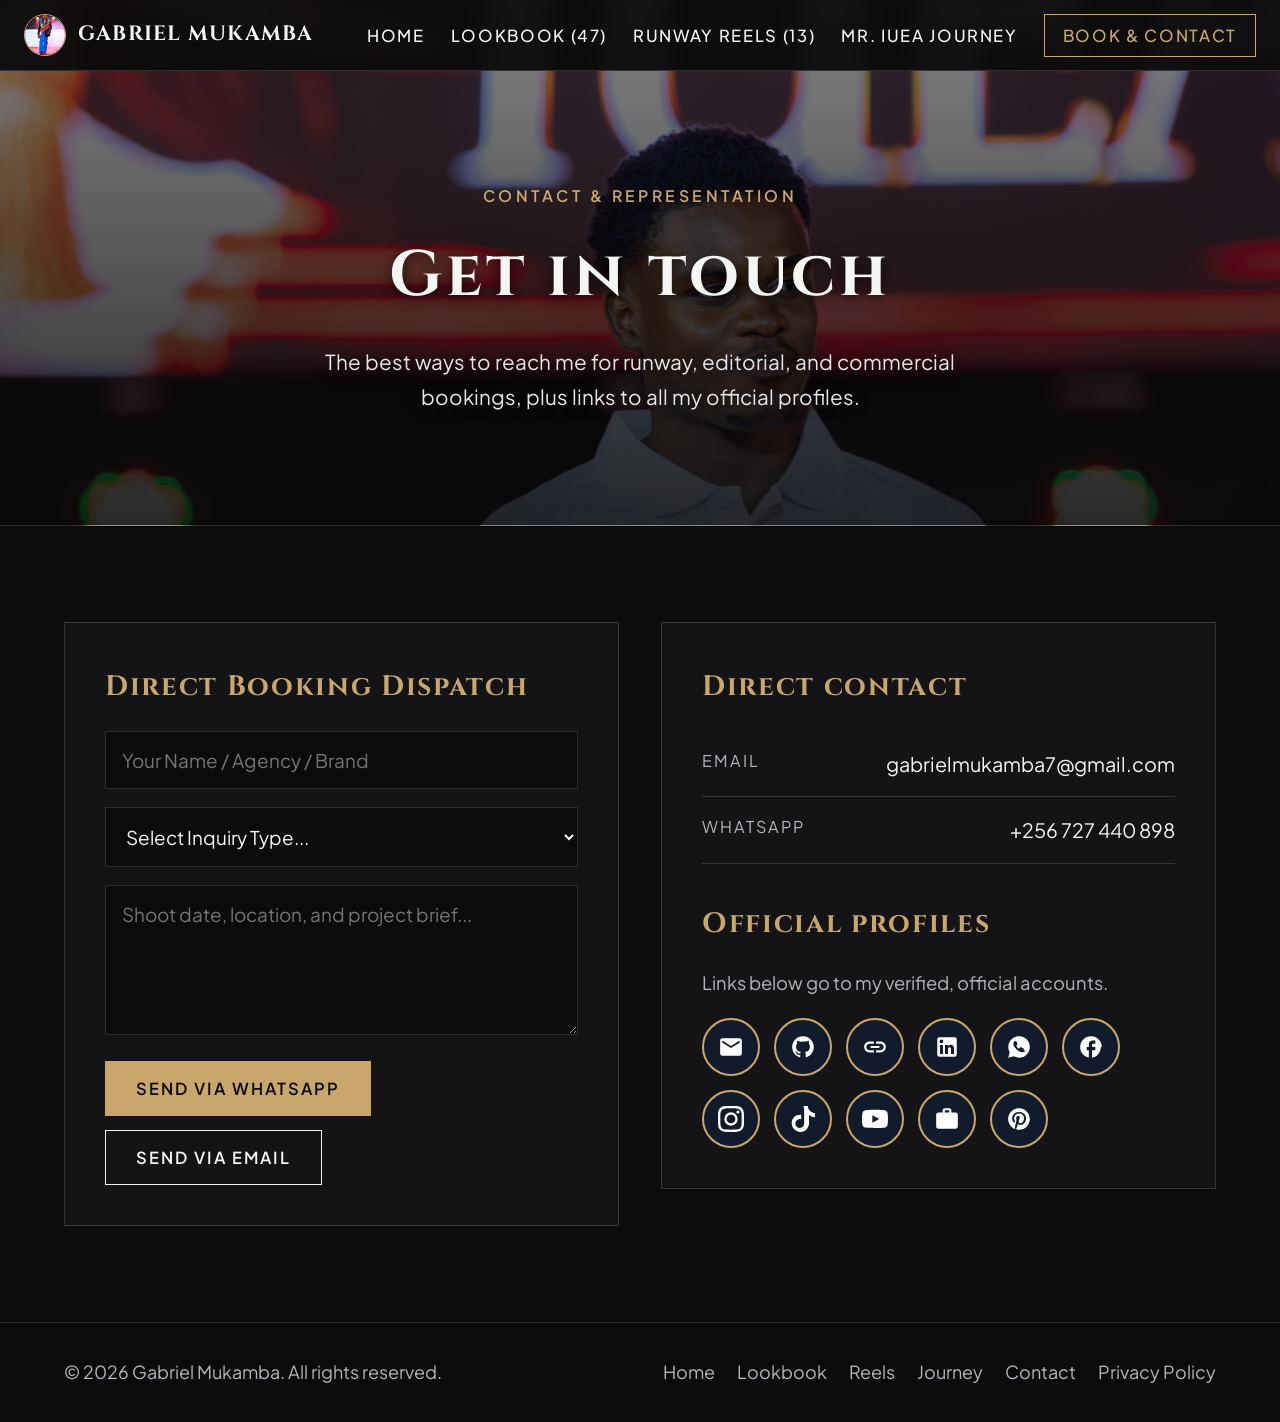
<file: contact.html>
<!DOCTYPE html>
<html lang="en">
<head>
  <meta charset="UTF-8">
  <meta name="viewport" content="width=device-width, initial-scale=1.0">
  <title>Contact | Gabriel Mukamba</title>
  <meta name="description" content="Book Gabriel Mukamba for runway, editorial and commercial work. Contact details and official profiles.">
  <link rel="icon" type="image/png" href="images/logo.png">
  <meta property="og:type" content="website">
  <meta property="og:site_name" content="Gabriel Mukamba">
  <meta property="og:title" content="Contact | Gabriel Mukamba">
  <meta property="og:description" content="Book Gabriel Mukamba for runway, editorial and commercial work. Contact details and official profiles.">
  <meta property="og:image" content="https://gabrielmukamba.github.io/gabriel-model-portfolio/images/share.jpg">
  <meta property="og:image:width" content="1200">
  <meta property="og:image:height" content="630">
  <meta name="twitter:card" content="summary_large_image">
  <meta name="twitter:title" content="Contact | Gabriel Mukamba">
  <meta name="twitter:description" content="Book Gabriel Mukamba for runway, editorial and commercial work. Contact details and official profiles.">
  <meta name="twitter:image" content="https://gabrielmukamba.github.io/gabriel-model-portfolio/images/share.jpg">
  <link rel="stylesheet" href="style.css">
  <link rel="preconnect" href="https://fonts.googleapis.com">
  <link rel="preconnect" href="https://fonts.gstatic.com" crossorigin>
  <link href="https://fonts.googleapis.com/css2?family=Cinzel:wght@500;700&family=Plus+Jakarta+Sans:wght@300;400;500;600;700&display=swap" rel="stylesheet">
</head>
<body>
  <header class="site-header">
    <nav class="navbar">
      <a class="brand" href="index.html">
        <img src="images/logo.png" alt="GM Logo" class="brand-logo" onerror="this.style.display='none'">
        <span>GABRIEL MUKAMBA</span>
      </a>
      <button class="menu-toggle" id="menuToggle" aria-label="Toggle Menu">&#9776;</button>
      <ul class="links" id="navLinks">
        <li><a href="index.html">Home</a></li>
        <li><a href="lookbook.html">Lookbook (24)</a></li>
        <li><a href="reels.html">Runway Reels (6)</a></li>
        <li><a href="journey.html">Mr. IUEA Journey</a></li>
        <li><a href="contact.html" class="nav-cta active">Book &amp; Contact</a></li>
      </ul>
    </nav>
  </header>

  <section class="page-banner has-bg" style="background-image: linear-gradient(to bottom, rgba(11,11,12,0.5), rgba(11,11,12,0.88)), url('images/photo-06.jpg');">
    <div class="wrap">
      <span class="kicker">CONTACT &amp; REPRESENTATION</span>
      <h1>Get in touch</h1>
      <p class="lead">The best ways to reach me for runway, editorial, and commercial bookings, plus links to all my official profiles.</p>
    </div>
  </section>

  <section class="section-dark">
    <div class="wrap contact-layout">

      <form class="booking-form" id="bookingForm">
        <h2>Direct Booking Dispatch</h2>
        <input type="text" id="clientName" placeholder="Your Name / Agency / Brand" required>
        <select id="bookingType" required>
          <option value="" disabled selected>Select Inquiry Type...</option>
          <option>Runway Show</option>
          <option>Editorial Shoot</option>
          <option>Commercial / Brand Campaign</option>
          <option>Event Hosting / MC</option>
          <option>Other</option>
        </select>
        <textarea id="bookingDetails" placeholder="Shoot date, location, and project brief..." required></textarea>
        <div class="form-btns">
          <button type="submit" class="btn btn-gold">Send via WhatsApp</button>
          <button type="button" class="btn btn-outline" id="emailBtn">Send via Email</button>
        </div>
      </form>

      <div class="official-links-box">
        <h2>Direct contact</h2>
        <div class="contact-methods">
          <div class="row"><span class="label">Email</span><span class="value"><a href="mailto:gabrielmukamba7@gmail.com">gabrielmukamba7@gmail.com</a></span></div>
          <div class="row"><span class="label">WhatsApp</span><span class="value"><a href="https://wa.me/256727440898" target="_blank" rel="noopener">+256 727 440 898</a></span></div>
        </div>

        <h2>Official profiles</h2>
        <p class="profile-note">Links below go to my verified, official accounts.</p>
        <div class="social-container">
          <a href="mailto:gabrielmukamba7@gmail.com" title="Email" aria-label="Email"><svg viewBox="0 0 24 24" aria-hidden="true"><path d="M20 4H4c-1.1 0-1.99.9-1.99 2L2 18c0 1.1.9 2 2 2h16c1.1 0 2-.9 2-2V6c0-1.1-.9-2-2-2zm0 4l-8 5-8-5V6l8 5 8-5v2z"/></svg></a>
          <a href="https://github.com/gabrielmukamba" target="_blank" rel="noopener" title="GitHub" aria-label="GitHub"><svg viewBox="0 0 24 24" aria-hidden="true"><path d="M12 2C6.477 2 2 6.477 2 12c0 4.42 2.865 8.166 6.839 9.489.5.092.682-.217.682-.482 0-.237-.008-.866-.013-1.7-2.782.603-3.369-1.34-3.369-1.34-.454-1.156-1.11-1.464-1.11-1.464-.908-.62.069-.608.069-.608 1.003.07 1.531 1.03 1.531 1.03.892 1.529 2.341 1.087 2.91.831.092-.646.35-1.086.636-1.336-2.22-.253-4.555-1.113-4.555-4.943 0-1.091.39-1.984 1.029-2.683-.103-.253-.446-1.27.098-2.647 0 0 .84-.269 2.75 1.025A9.564 9.564 0 0112 6.844c.85.004 1.705.115 2.504.337 1.909-1.294 2.747-1.025 2.747-1.025.546 1.377.203 2.394.1 2.647.64.699 1.028 1.592 1.028 2.683 0 3.842-2.339 4.687-4.566 4.935.359.309.678.919.678 1.852 0 1.336-.012 2.415-.012 2.743 0 .267.18.579.688.481C19.138 20.161 22 16.416 22 12c0-5.523-4.477-10-10-10z"/></svg></a>
          <a href="https://sites.google.com/view/gabrielmukambagm/home" target="_blank" rel="noopener" title="Portfolio" aria-label="Portfolio"><svg viewBox="0 0 24 24" aria-hidden="true"><path d="M3.9 12c0-1.71 1.39-3.1 3.1-3.1h4V7H7c-2.76 0-5 2.24-5 5s2.24 5 5 5h4v-1.9H7c-1.71 0-3.1-1.39-3.1-3.1zM8 13h8v-2H8v2zm9-6h-4v1.9h4c1.71 0 3.1 1.39 3.1 3.1s-1.39 3.1-3.1 3.1h-4V17h4c2.76 0 5-2.24 5-5s-2.24-5-5-5z"/></svg></a>
          <a href="https://www.linkedin.com/in/gabriel-mukamba-80368241a" target="_blank" rel="noopener" title="LinkedIn" aria-label="LinkedIn"><svg viewBox="0 0 24 24" aria-hidden="true"><path d="M19 3a2 2 0 0 1 2 2v14a2 2 0 0 1-2 2H5a2 2 0 0 1-2-2V5a2 2 0 0 1 2-2h14m-.5 15.5v-5.3a3.26 3.26 0 0 0-3.26-3.26c-.85 0-1.84.52-2.32 1.3v-1.11h-2.79v8.37h2.79v-4.93c0-.77.62-1.4 1.39-1.4a1.4 1.4 0 0 1 1.4 1.4v4.93h2.79M6.88 8.56a1.68 1.68 0 0 0 1.68-1.68c0-.93-.75-1.69-1.68-1.69a1.69 1.69 0 0 0-1.69 1.69c0 .93.76 1.68 1.69 1.68m1.39 9.94v-8.37H5.5v8.37h2.77z"/></svg></a>
          <a href="https://wa.me/256727440898" target="_blank" rel="noopener" title="WhatsApp" aria-label="WhatsApp"><svg viewBox="0 0 24 24" aria-hidden="true"><path d="M12.04 2c-5.46 0-9.91 4.45-9.91 9.91 0 1.75.46 3.45 1.32 4.95L2.05 22l5.25-1.38c1.45.79 3.08 1.21 4.74 1.21 5.46 0 9.91-4.45 9.91-9.91 0-2.65-1.03-5.14-2.9-7.01A9.816 9.816 0 0012.04 2zm5.79 13.56c-.24.68-1.43 1.27-1.96 1.35-.49.07-1.12.13-3.27-.76-2.75-1.13-4.52-3.93-4.66-4.12-.14-.19-1.14-1.52-1.14-2.9 0-1.38.72-2.05.98-2.33.26-.27.56-.34.75-.34.19 0 .38 0 .54.01.17.01.39-.06.61.47.23.56.79 1.93.86 2.07.07.14.12.3.02.49-.1.19-.15.31-.3.49-.15.17-.32.39-.46.53-.16.15-.33.32-.14.65.19.32.85 1.39 1.82 2.26.11.1.2.15.3.15.11 0 .21-.05.28-.12.35-.41.79-.93 1.09-1.24.23-.23.49-.19.75-.09.26.1 1.67.79 1.96.93.29.14.49.21.56.33.07.12.07.7-.17 1.38z"/></svg></a>
          <a href="https://www.facebook.com/profile.php?id=61573141967189" target="_blank" rel="noopener" title="Facebook" aria-label="Facebook"><svg viewBox="0 0 24 24" aria-hidden="true"><path d="M22 12c0-5.52-4.48-10-10-10S2 6.48 2 12c0 4.84 3.44 8.87 8 9.8V15H8v-3h2V9.5C10 7.57 11.57 6 13.5 6H16v3h-2c-.55 0-1 .45-1 1v2h3v3h-3v6.95c4.56-.93 8-4.96 8-9.75z"/></svg></a>
          <a href="https://www.instagram.com/mukambagabriel" target="_blank" rel="noopener" title="Instagram" aria-label="Instagram"><svg viewBox="0 0 24 24" aria-hidden="true"><path d="M12 2.163c3.204 0 3.584.012 4.85.07 3.252.148 4.771 1.691 4.919 4.919.058 1.265.069 1.645.069 4.849 0 3.205-.012 3.584-.069 4.849-.149 3.225-1.664 4.771-4.919 4.919-1.266.058-1.644.07-4.85.07-3.204 0-3.584-.012-4.849-.07-3.26-.149-4.771-1.699-4.919-4.92-.058-1.265-.07-1.644-.07-4.849 0-3.204.013-3.583.07-4.849.149-3.227 1.664-4.771 4.919-4.919 1.266-.057 1.645-.069 4.849-.069zM12 0C8.741 0 8.333.014 7.053.072 2.695.272.273 2.69.073 7.051.014 8.333 0 8.741 0 12c0 3.259.014 3.668.072 4.948.2 4.358 2.618 6.78 6.98 6.98 1.281.058 1.689.072 4.948.072 3.259 0 3.668-.014 4.948-.072 4.354-.2 6.782-2.618 6.979-6.98.059-1.28.073-1.689.073-4.948 0-3.259-.014-3.667-.072-4.947-.196-4.354-2.617-6.78-6.979-6.98C15.668.014 15.259 0 12 0zm0 5.838a6.162 6.162 0 1 0 0 12.324 6.162 6.162 0 0 0 0-12.324zM12 16a4 4 0 1 1 0-8 4 4 0 0 1 0 8zm6.406-11.845a1.44 1.44 0 1 0 0 2.881 1.44 1.44 0 0 0 0-2.881z"/></svg></a>
          <a href="https://www.tiktok.com/@gabrielmukamba3" target="_blank" rel="noopener" title="TikTok" aria-label="TikTok"><svg viewBox="0 0 24 24" aria-hidden="true"><path d="M12.525.02c1.31-.02 2.61-.01 3.91-.02.08 1.53.63 3.05 1.62 4.2 1.22 1.4 3 2.2 4.9 2.4v3.9c-1.78-.12-3.48-.77-4.88-1.9-.15-.12-.29-.26-.42-.4-.06.14-.09.3-.09.46v7.1c0 4.29-3.08 8.13-7.39 8.24-4.87.13-8.87-3.84-8.62-8.68.21-4.04 3.66-7.31 7.71-7.27.35 0 .69.03 1.03.09v3.9c-.33-.1-.69-.14-1.04-.13-2.39.04-4.38 2.07-4.29 4.46.09 2.25 1.99 4.04 4.25 3.93 2.19-.1 3.86-1.97 3.86-4.17v-13.2h-.05z"/></svg></a>
          <a href="https://www.youtube.com/@Gabrielmukamba3" target="_blank" rel="noopener" title="YouTube" aria-label="YouTube"><svg viewBox="0 0 24 24" aria-hidden="true"><path d="M23.498 6.163a3.003 3.003 0 0 0-2.11-2.11C19.517 3.545 12 3.545 12 3.545s-7.516 0-9.387.507a3.003 3.003 0 0 0-2.11 2.11C0 8.033 0 12 0 12s0 3.967.503 5.837a3.003 3.003 0 0 0 2.11 2.11c1.871.507 9.387.507 9.387.507s7.517 0 9.387-.507a3.003 3.003 0 0 0 2.11-2.11C24 15.967 24 12 24 12s0-3.967-.502-5.837zM9.545 15.568V8.432L15.818 12l-6.273 3.568z"/></svg></a>
          <a href="https://www.upwork.com/freelancers/~0152dc1335b1a22940" target="_blank" rel="noopener" title="Upwork" aria-label="Upwork"><svg viewBox="0 0 24 24" aria-hidden="true"><path d="M20 6h-4V4c0-1.11-.89-2-2-2h-4c-1.11 0-2 .89-2 2v2H4c-1.11 0-1.99.89-1.99 2L2 19c0 1.11.89 2 2 2h16c1.11 0 2-.89 2-2V8c0-1.11-.89-2-2-2zm-6 0h-4V4h4v2z"/></svg></a>
          <a href="https://pin.it/5E0O0x1Uh" target="_blank" rel="noopener" title="Pinterest" aria-label="Pinterest"><svg viewBox="0 0 24 24" aria-hidden="true"><path d="M12 2C6.48 2 2 6.48 2 12c0 4.27 2.68 7.91 6.46 9.32-.09-.8-.17-2.03.04-2.91.19-.79 1.24-5.26 1.24-5.26s-.31-.63-.31-1.57c0-1.47.85-2.57 1.91-2.57.9 0 1.34.68 1.34 1.49 0 .91-.58 2.27-.88 3.53-.25 1.05.52 1.91 1.56 1.91 1.87 0 3.31-1.97 3.31-4.82 0-2.52-1.81-4.28-4.4-4.28-3 0-4.76 2.25-4.76 4.58 0 .91.35 1.88.78 2.4.09.11.1.2.07.31-.08.32-.25 1.01-.28 1.15-.04.18-.14.22-.33.13-1.24-.58-2.01-2.4-2.01-3.87 0-3.15 2.29-6.04 6.6-6.04 3.46 0 6.16 2.47 6.16 5.77 0 3.44-2.17 6.21-5.18 6.21-1.01 0-1.97-.53-2.29-1.14 0 0-.5 1.91-.62 2.38-.23.87-.84 1.96-1.25 2.62A10 10 0 0 0 12 22c5.52 0 10-4.48 10-10S17.52 2 12 2z"/></svg></a>
        </div>
      </div>

    </div>
  </section>

  <footer class="site-footer">
    <div class="wrap footer-flex">
      <span>&copy; 2026 Gabriel Mukamba. All rights reserved.</span>
      <div class="footer-links">
        <a href="index.html">Home</a>
        <a href="lookbook.html">Lookbook</a>
        <a href="reels.html">Reels</a>
        <a href="journey.html">Journey</a>
        <a href="contact.html">Contact</a>
        <a href="privacy.html">Privacy Policy</a>
      </div>
    </div>
  </footer>

  <script src="script.js"></script>
</body>
</html>
</file>
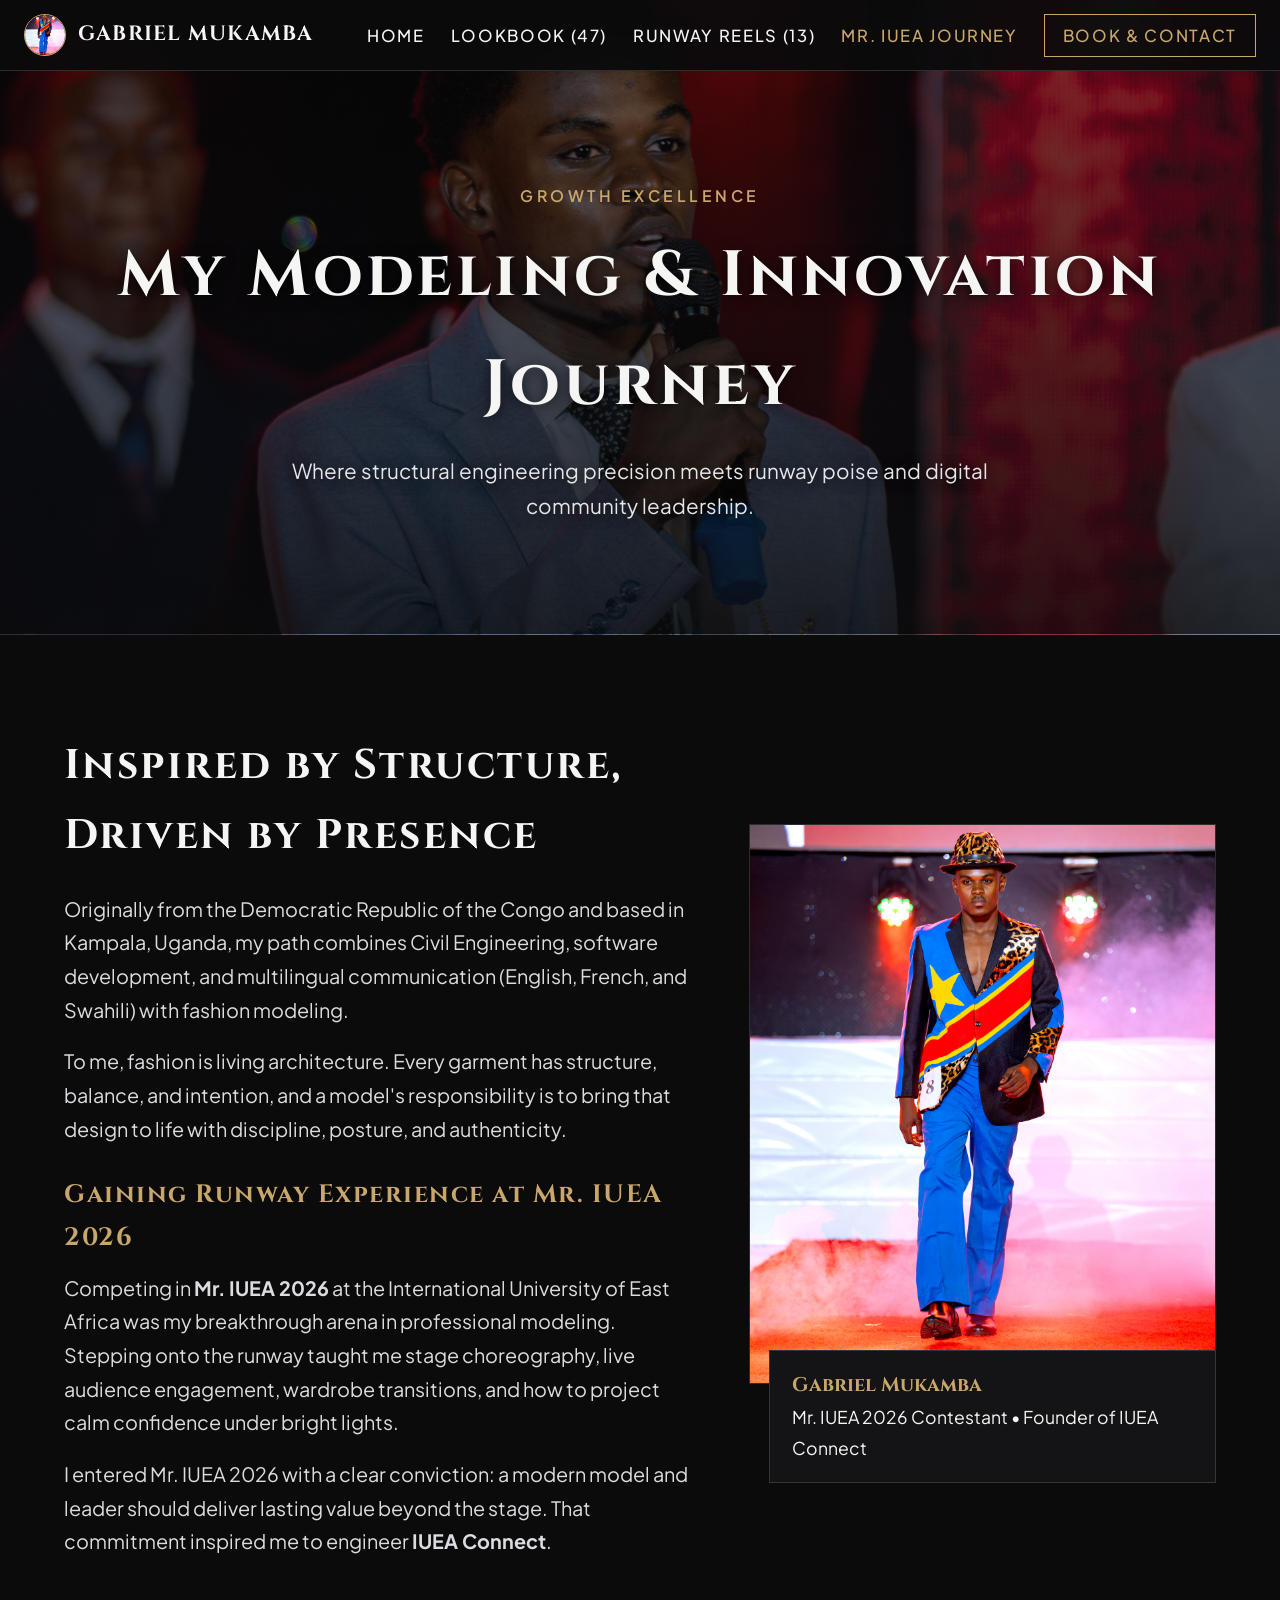
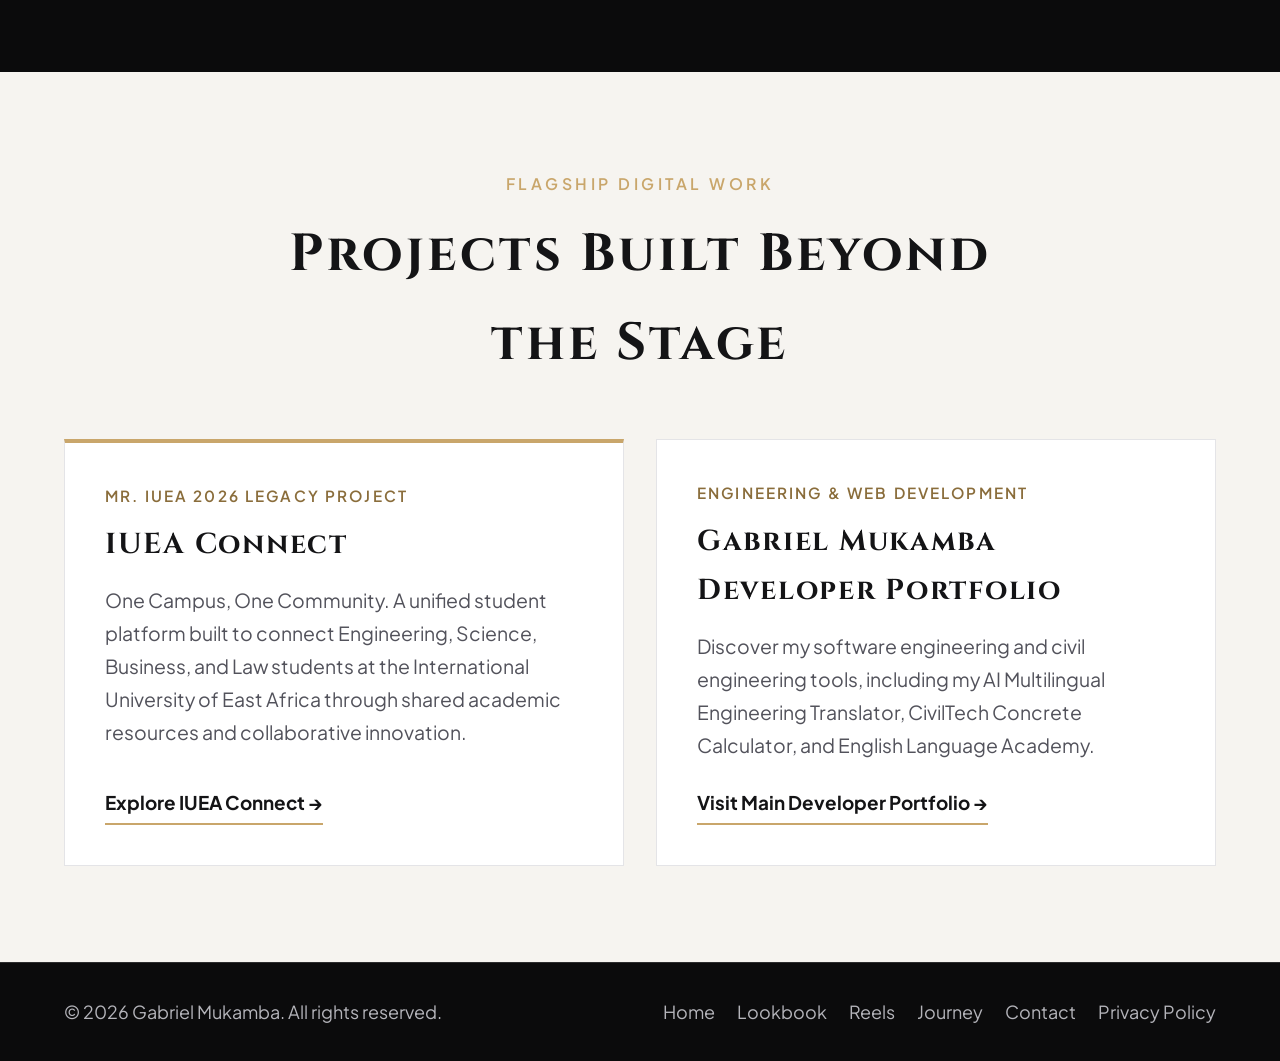
<file: journey.html>
<!DOCTYPE html>
<html lang="en">
<head>
  <meta charset="UTF-8">
  <meta name="viewport" content="width=device-width, initial-scale=1.0">
  <title>My Journey &amp; Projects | Gabriel Mukamba</title>
  <meta name="description" content="Gabriel Mukamba's modeling journey, Mr. IUEA 2026 and the IUEA Connect project.">
  <link rel="icon" type="image/png" href="images/logo.png">
  <meta property="og:type" content="website">
  <meta property="og:site_name" content="Gabriel Mukamba">
  <meta property="og:title" content="My Journey &amp; Projects | Gabriel Mukamba">
  <meta property="og:description" content="Gabriel Mukamba's modeling journey, Mr. IUEA 2026 and the IUEA Connect project.">
  <meta property="og:image" content="https://gabrielmukamba.github.io/gabriel-model-portfolio/images/share.jpg">
  <meta property="og:image:width" content="1200">
  <meta property="og:image:height" content="630">
  <meta name="twitter:card" content="summary_large_image">
  <meta name="twitter:title" content="My Journey &amp; Projects | Gabriel Mukamba">
  <meta name="twitter:description" content="Gabriel Mukamba's modeling journey, Mr. IUEA 2026 and the IUEA Connect project.">
  <meta name="twitter:image" content="https://gabrielmukamba.github.io/gabriel-model-portfolio/images/share.jpg">
  <link rel="stylesheet" href="style.css">
  <link rel="preconnect" href="https://fonts.googleapis.com">
  <link rel="preconnect" href="https://fonts.gstatic.com" crossorigin>
  <link href="https://fonts.googleapis.com/css2?family=Cinzel:wght@500;700&family=Plus+Jakarta+Sans:wght@300;400;500;600;700&display=swap" rel="stylesheet">
</head>
<body>
  <header class="site-header">
    <nav class="navbar">
      <a class="brand" href="index.html">
        <img src="images/logo.png" alt="GM Logo" class="brand-logo" onerror="this.style.display='none'">
        <span>GABRIEL MUKAMBA</span>
      </a>
      <button class="menu-toggle" id="menuToggle" aria-label="Toggle Menu">&#9776;</button>
      <ul class="links" id="navLinks">
        <li><a href="index.html">Home</a></li>
        <li><a href="lookbook.html">Lookbook (24)</a></li>
        <li><a href="reels.html">Runway Reels (6)</a></li>
        <li><a href="journey.html" class="active">Mr. IUEA Journey</a></li>
        <li><a href="contact.html" class="nav-cta">Book &amp; Contact</a></li>
      </ul>
    </nav>
  </header>

  <section class="page-banner has-bg" style="background-image: linear-gradient(to bottom, rgba(11,11,12,0.5), rgba(11,11,12,0.88)), url('images/photo-05.jpg');">
    <div class="wrap">
      <span class="kicker">GROWTH EXCELLENCE</span>
      <h1>My Modeling &amp; Innovation Journey</h1>
      <p class="lead">Where structural engineering precision meets runway poise and digital community leadership.</p>
    </div>
  </section>

  <section class="section-dark">
    <div class="wrap journey-grid">
      <div class="journey-content">
        <h2>Inspired by Structure, Driven by Presence</h2>
        <p>Originally from the Democratic Republic of the Congo and based in Kampala, Uganda, my path combines Civil Engineering, software development, and multilingual communication (English, French, and Swahili) with fashion modeling.</p>
        <p>To me, fashion is living architecture. Every garment has structure, balance, and intention, and a model's responsibility is to bring that design to life with discipline, posture, and authenticity.</p>

        <h3>Gaining Runway Experience at Mr. IUEA 2026</h3>
        <p>Competing in <strong>Mr. IUEA 2026</strong> at the International University of East Africa was my breakthrough arena in professional modeling. Stepping onto the runway taught me stage choreography, live audience engagement, wardrobe transitions, and how to project calm confidence under bright lights.</p>
        <p>I entered Mr. IUEA 2026 with a clear conviction: a modern model and leader should deliver lasting value beyond the stage. That commitment inspired me to engineer <strong>IUEA Connect</strong>.</p>
      </div>

      <div class="journey-visual">
        <img src="images/hero-1.jpg" alt="Gabriel Mukamba at Mr. IUEA 2026">
        <div class="journey-caption">
          <strong>Gabriel Mukamba</strong>
          <span>Mr. IUEA 2026 Contestant &bull; Founder of IUEA Connect</span>
        </div>
      </div>
    </div>
  </section>

  <section class="section-light">
    <div class="wrap">
      <div class="section-header">
        <span class="kicker">FLAGSHIP DIGITAL WORK</span>
        <h2>Projects Built Beyond the Stage</h2>
      </div>
      <div class="projects-grid">
        <article class="project-card featured">
          <span class="badge">MR. IUEA 2026 LEGACY PROJECT</span>
          <h3>IUEA Connect</h3>
          <p>One Campus, One Community. A unified student platform built to connect Engineering, Science, Business, and Law students at the International University of East Africa through shared academic resources and collaborative innovation.</p>
          <!-- CHANGE THIS LINK to your real IUEA Connect address -->
          <a href="https://gabrielmukamba.github.io/iuea-connect/" target="_blank" rel="noopener" class="project-link">Explore IUEA Connect &rarr;</a>
        </article>

        <article class="project-card">
          <span class="badge">ENGINEERING &amp; WEB DEVELOPMENT</span>
          <h3>Gabriel Mukamba Developer Portfolio</h3>
          <p>Discover my software engineering and civil engineering tools, including my AI Multilingual Engineering Translator, CivilTech Concrete Calculator, and English Language Academy.</p>
          <a href="https://gabrielmukamba.github.io/gabriel-website/" target="_blank" rel="noopener" class="project-link">Visit Main Developer Portfolio &rarr;</a>
        </article>
      </div>
    </div>
  </section>

  <footer class="site-footer">
    <div class="wrap footer-flex">
      <span>&copy; 2026 Gabriel Mukamba. All rights reserved.</span>
      <div class="footer-links">
        <a href="index.html">Home</a>
        <a href="lookbook.html">Lookbook</a>
        <a href="reels.html">Reels</a>
        <a href="journey.html">Journey</a>
        <a href="contact.html">Contact</a>
        <a href="privacy.html">Privacy Policy</a>
      </div>
    </div>
  </footer>

  <script src="script.js"></script>
</body>
</html>
</file>
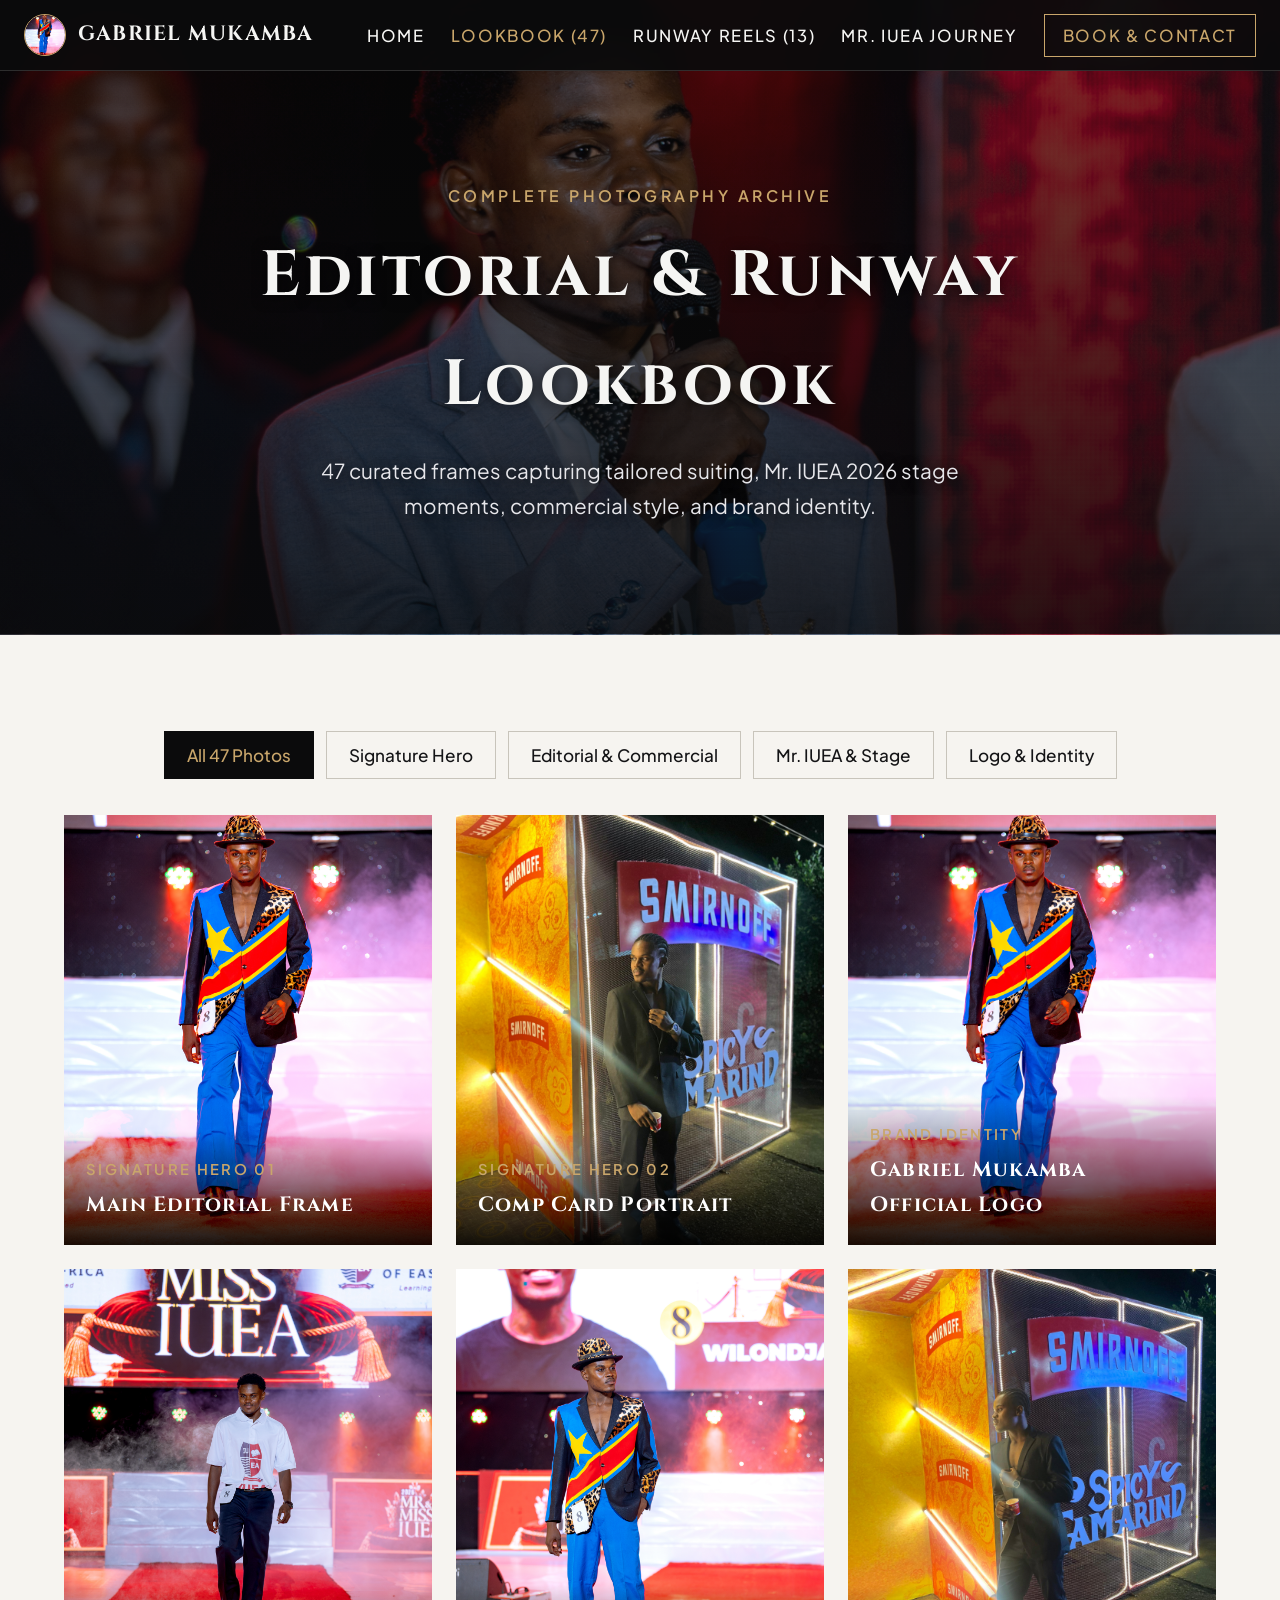
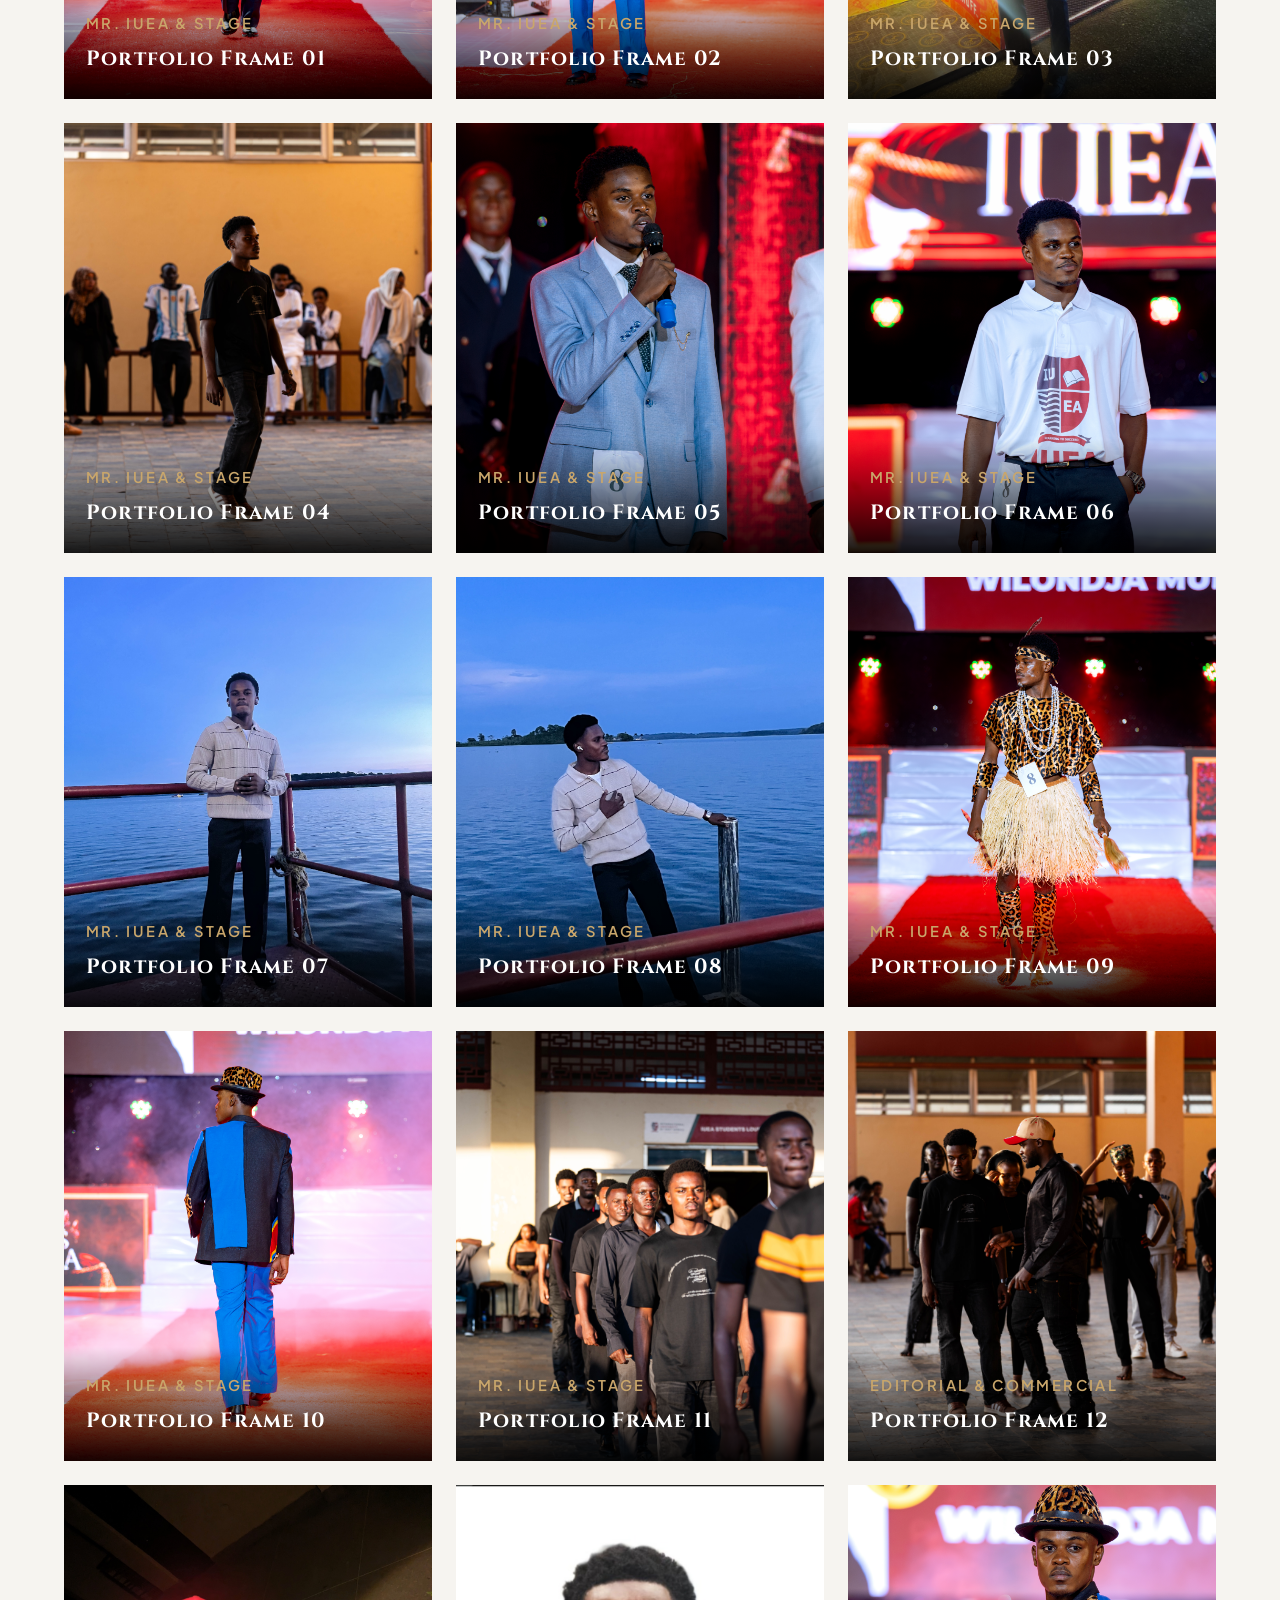
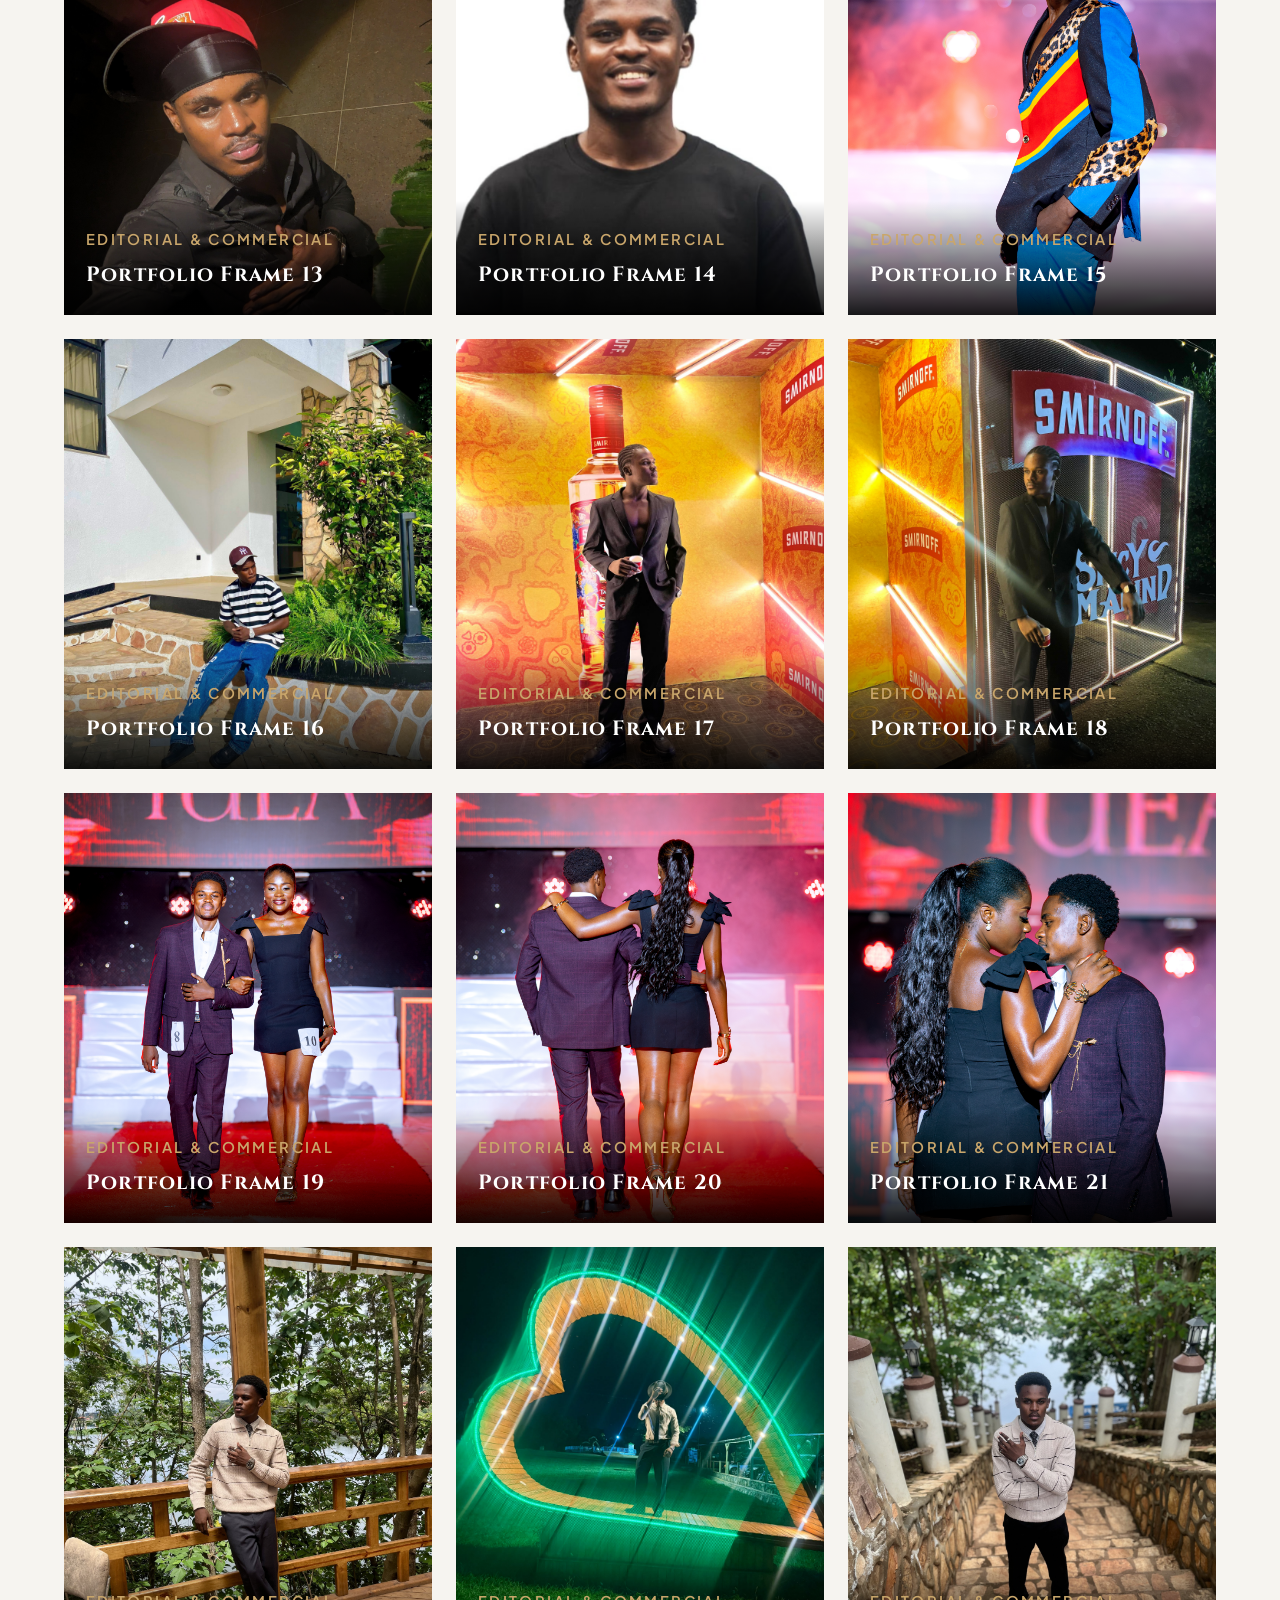
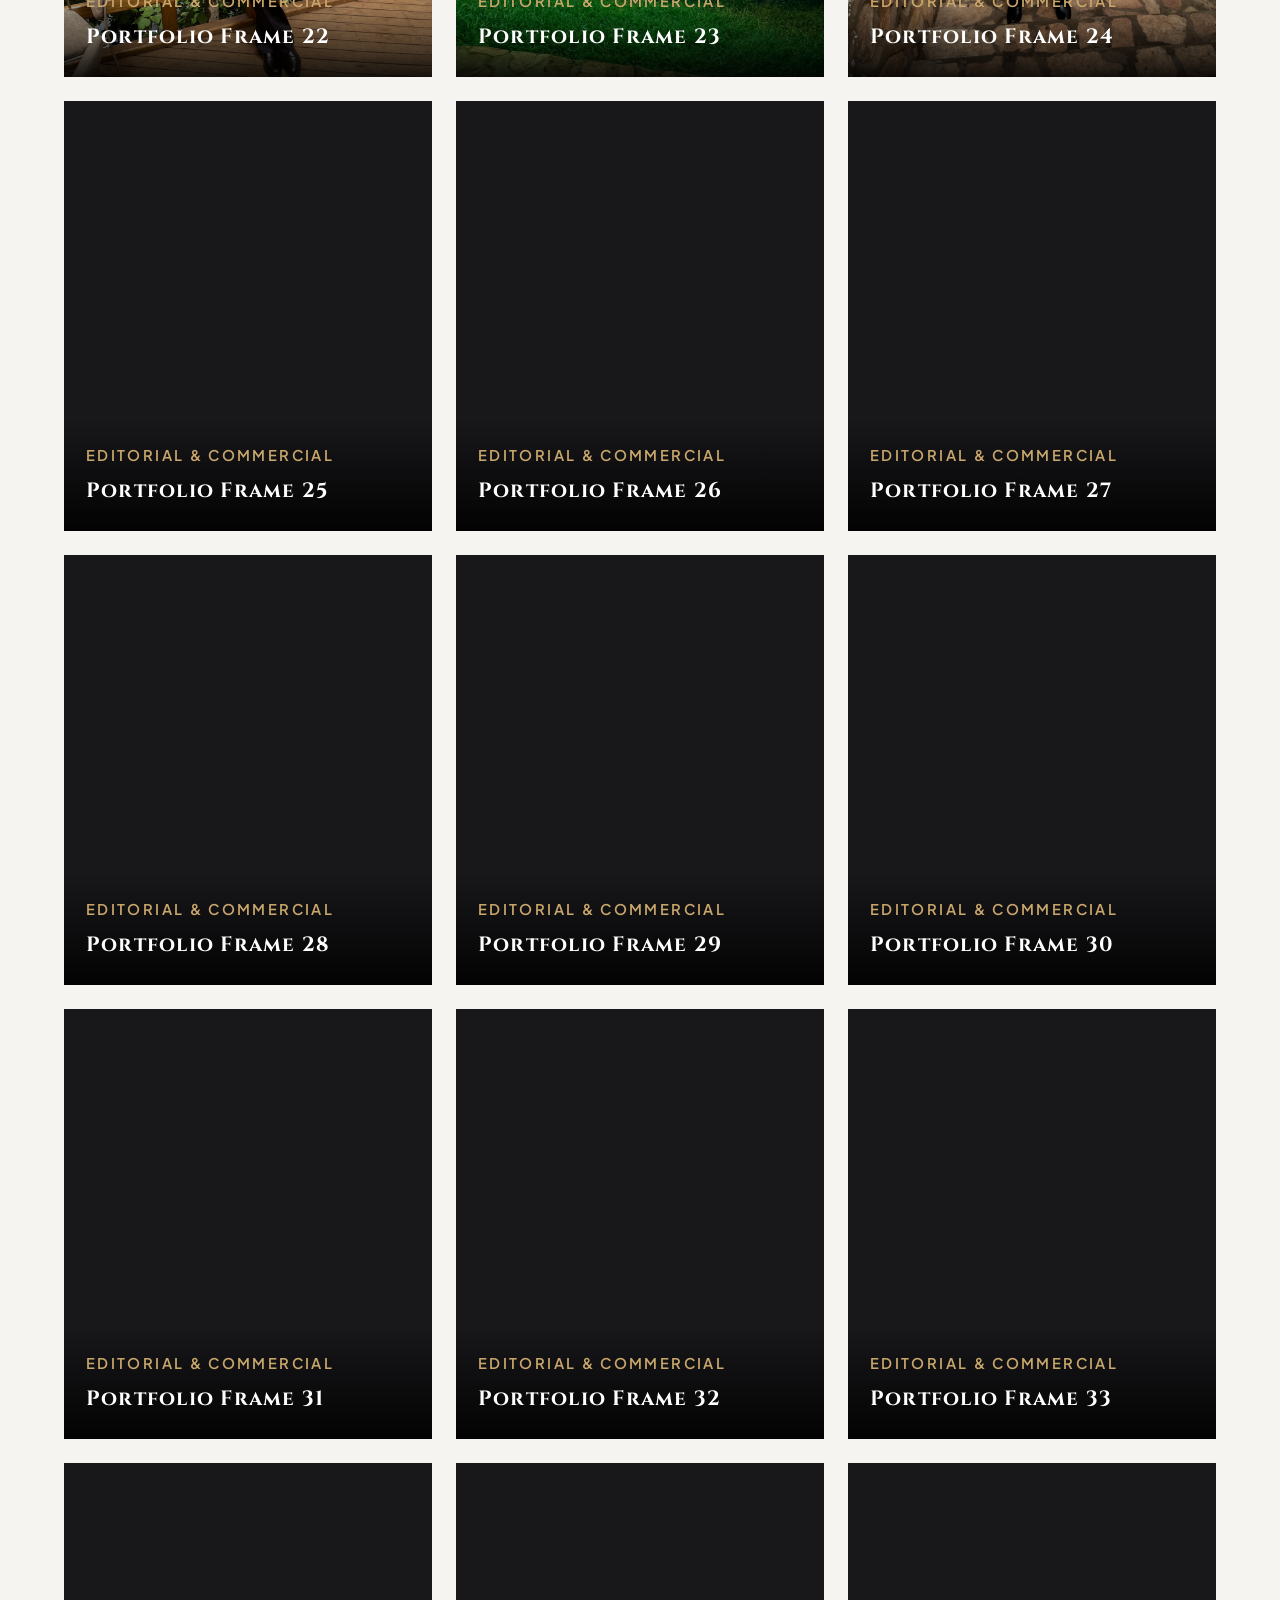
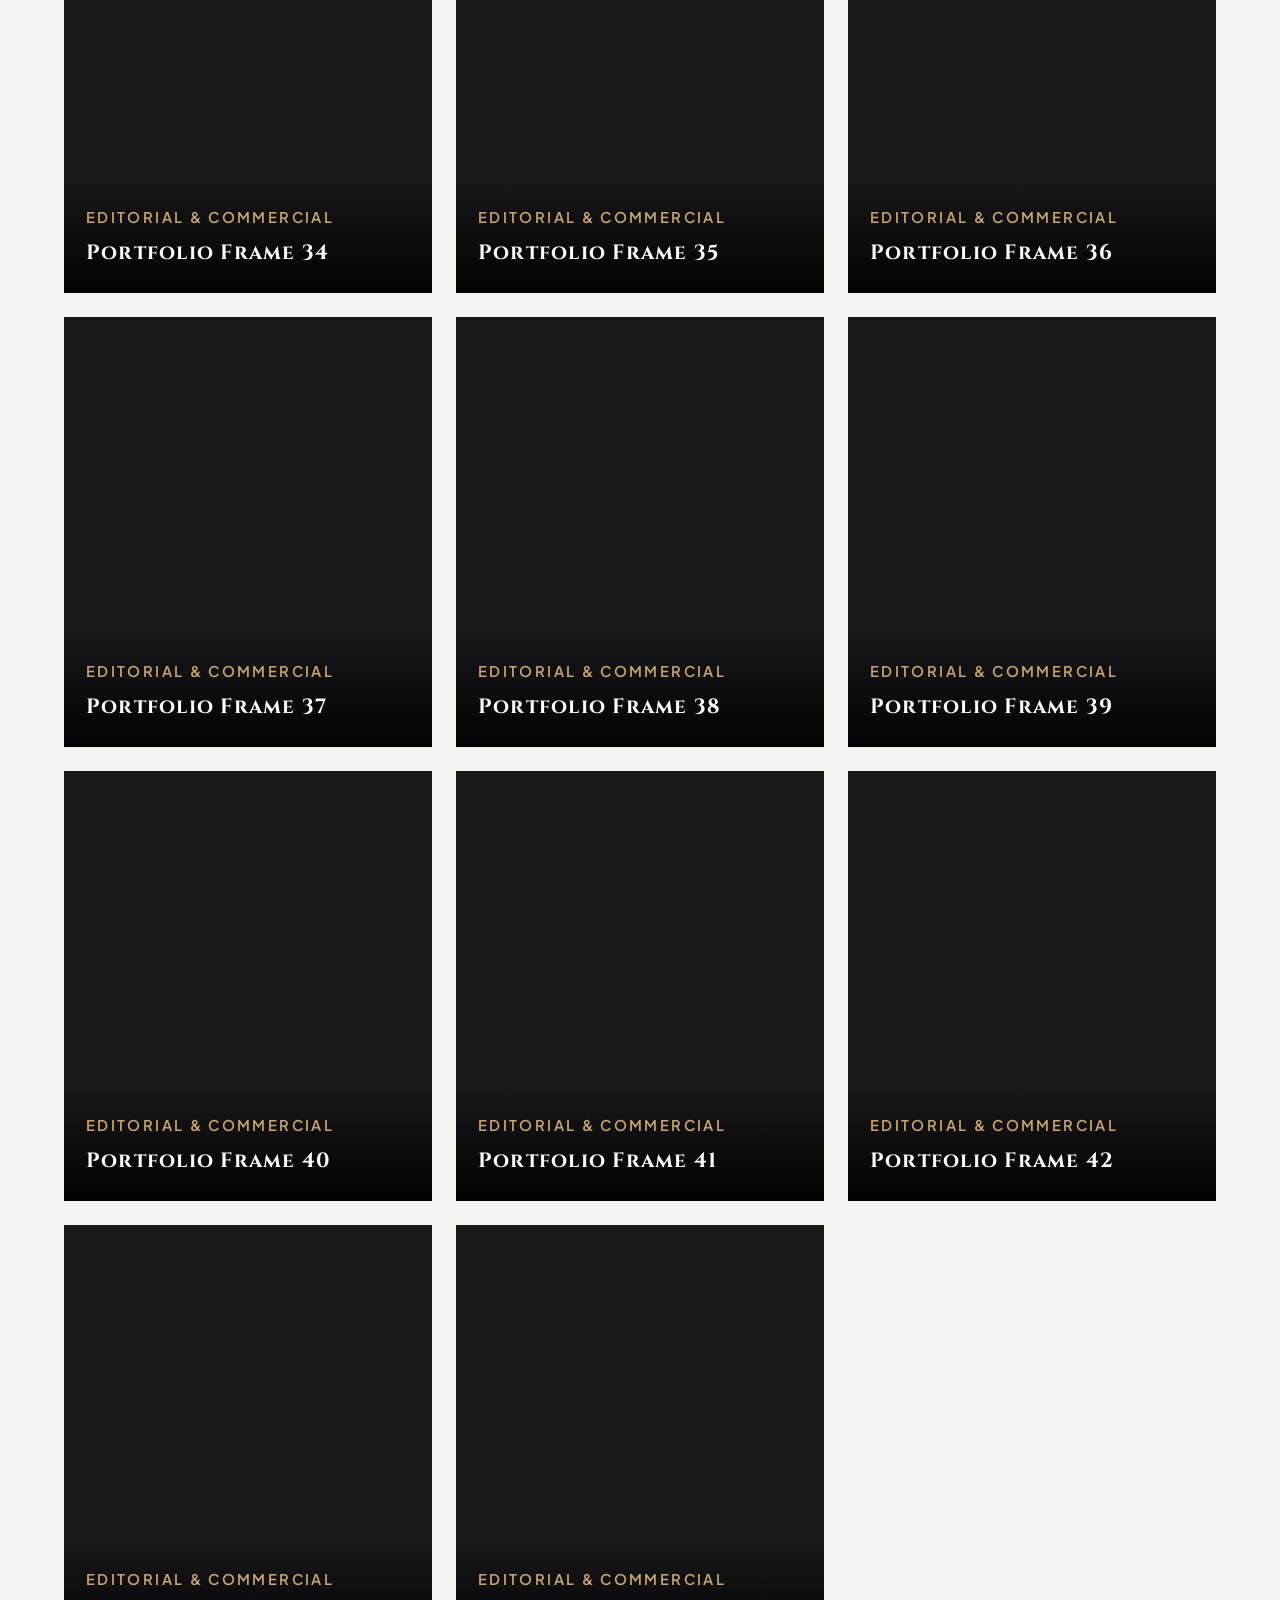
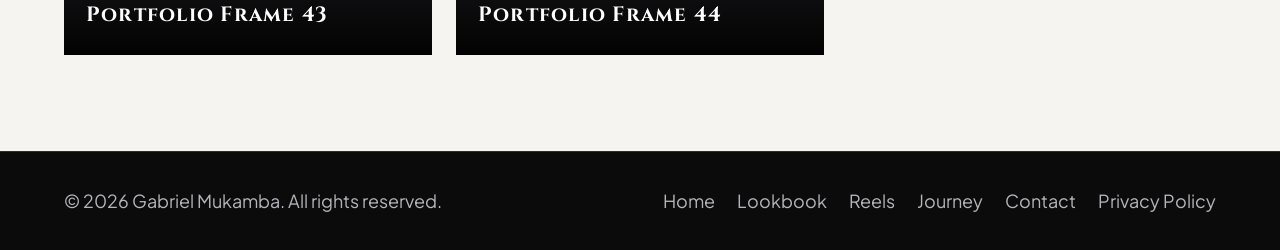
<file: lookbook.html>
<!DOCTYPE html>
<html lang="en">
<head>
  <meta charset="UTF-8">
  <meta name="viewport" content="width=device-width, initial-scale=1.0">
  <title>Lookbook | Gabriel Mukamba</title>
  <meta name="description" content="Editorial and runway lookbook of Gabriel Mukamba.">
  <link rel="icon" type="image/png" href="images/logo.png">
  <meta property="og:type" content="website">
  <meta property="og:site_name" content="Gabriel Mukamba">
  <meta property="og:title" content="Lookbook | Gabriel Mukamba">
  <meta property="og:description" content="Editorial and runway lookbook of Gabriel Mukamba.">
  <meta property="og:image" content="https://gabrielmukamba.github.io/gabriel-model-portfolio/images/share.jpg">
  <meta property="og:image:width" content="1200">
  <meta property="og:image:height" content="630">
  <meta name="twitter:card" content="summary_large_image">
  <meta name="twitter:title" content="Lookbook | Gabriel Mukamba">
  <meta name="twitter:description" content="Editorial and runway lookbook of Gabriel Mukamba.">
  <meta name="twitter:image" content="https://gabrielmukamba.github.io/gabriel-model-portfolio/images/share.jpg">
  <link rel="stylesheet" href="style.css">
  <link rel="preconnect" href="https://fonts.googleapis.com">
  <link rel="preconnect" href="https://fonts.gstatic.com" crossorigin>
  <link href="https://fonts.googleapis.com/css2?family=Cinzel:wght@500;700&family=Plus+Jakarta+Sans:wght@300;400;500;600;700&display=swap" rel="stylesheet">
</head>
<body>
  <header class="site-header">
    <nav class="navbar">
      <a class="brand" href="index.html">
        <img src="images/logo.png" alt="GM Logo" class="brand-logo" onerror="this.style.display='none'">
        <span>GABRIEL MUKAMBA</span>
      </a>
      <button class="menu-toggle" id="menuToggle" aria-label="Toggle Menu">&#9776;</button>
      <ul class="links" id="navLinks">
        <li><a href="index.html">Home</a></li>
        <li><a href="lookbook.html" class="active">Lookbook (24)</a></li>
        <li><a href="reels.html">Runway Reels (6)</a></li>
        <li><a href="journey.html">Mr. IUEA Journey</a></li>
        <li><a href="contact.html" class="nav-cta">Book &amp; Contact</a></li>
      </ul>
    </nav>
  </header>

  <section class="page-banner has-bg" style="background-image: linear-gradient(to bottom, rgba(11,11,12,0.5), rgba(11,11,12,0.88)), url('images/photo-05.jpg');">
    <div class="wrap">
      <span class="kicker">COMPLETE PHOTOGRAPHY ARCHIVE</span>
      <h1>Editorial &amp; Runway Lookbook</h1>
      <p class="lead">24 curated frames capturing tailored suiting, Mr. IUEA 2026 stage moments, commercial style, and brand identity.</p>
    </div>
  </section>

  <section class="section-light">
    <div class="wrap">
      <div class="filter-bar">
        <button class="filter-btn active" data-filter="all">All 24 Photos</button>
        <button class="filter-btn" data-filter="featured">Signature Hero</button>
        <button class="filter-btn" data-filter="editorial">Editorial &amp; Commercial</button>
        <button class="filter-btn" data-filter="runway">Mr. IUEA &amp; Stage</button>
        <button class="filter-btn" data-filter="branding">Logo &amp; Identity</button>
      </div>

      <!-- Photos are rendered automatically by script.js -->
      <div class="media-grid" id="fullPhotoGrid"></div>
    </div>
  </section>

  <div class="lightbox" id="lightbox">
    <button class="lightbox-close" id="lightboxClose" aria-label="Close">&times;</button>
    <div class="lightbox-body" id="lightboxBody"></div>
    <p class="lightbox-caption" id="lightboxCaption"></p>
  </div>

  <footer class="site-footer">
    <div class="wrap footer-flex">
      <span>&copy; 2026 Gabriel Mukamba. All rights reserved.</span>
      <div class="footer-links">
        <a href="index.html">Home</a>
        <a href="lookbook.html">Lookbook</a>
        <a href="reels.html">Reels</a>
        <a href="journey.html">Journey</a>
        <a href="contact.html">Contact</a>
        <a href="privacy.html">Privacy Policy</a>
      </div>
    </div>
  </footer>

  <script src="script.js"></script>
</body>
</html>
</file>
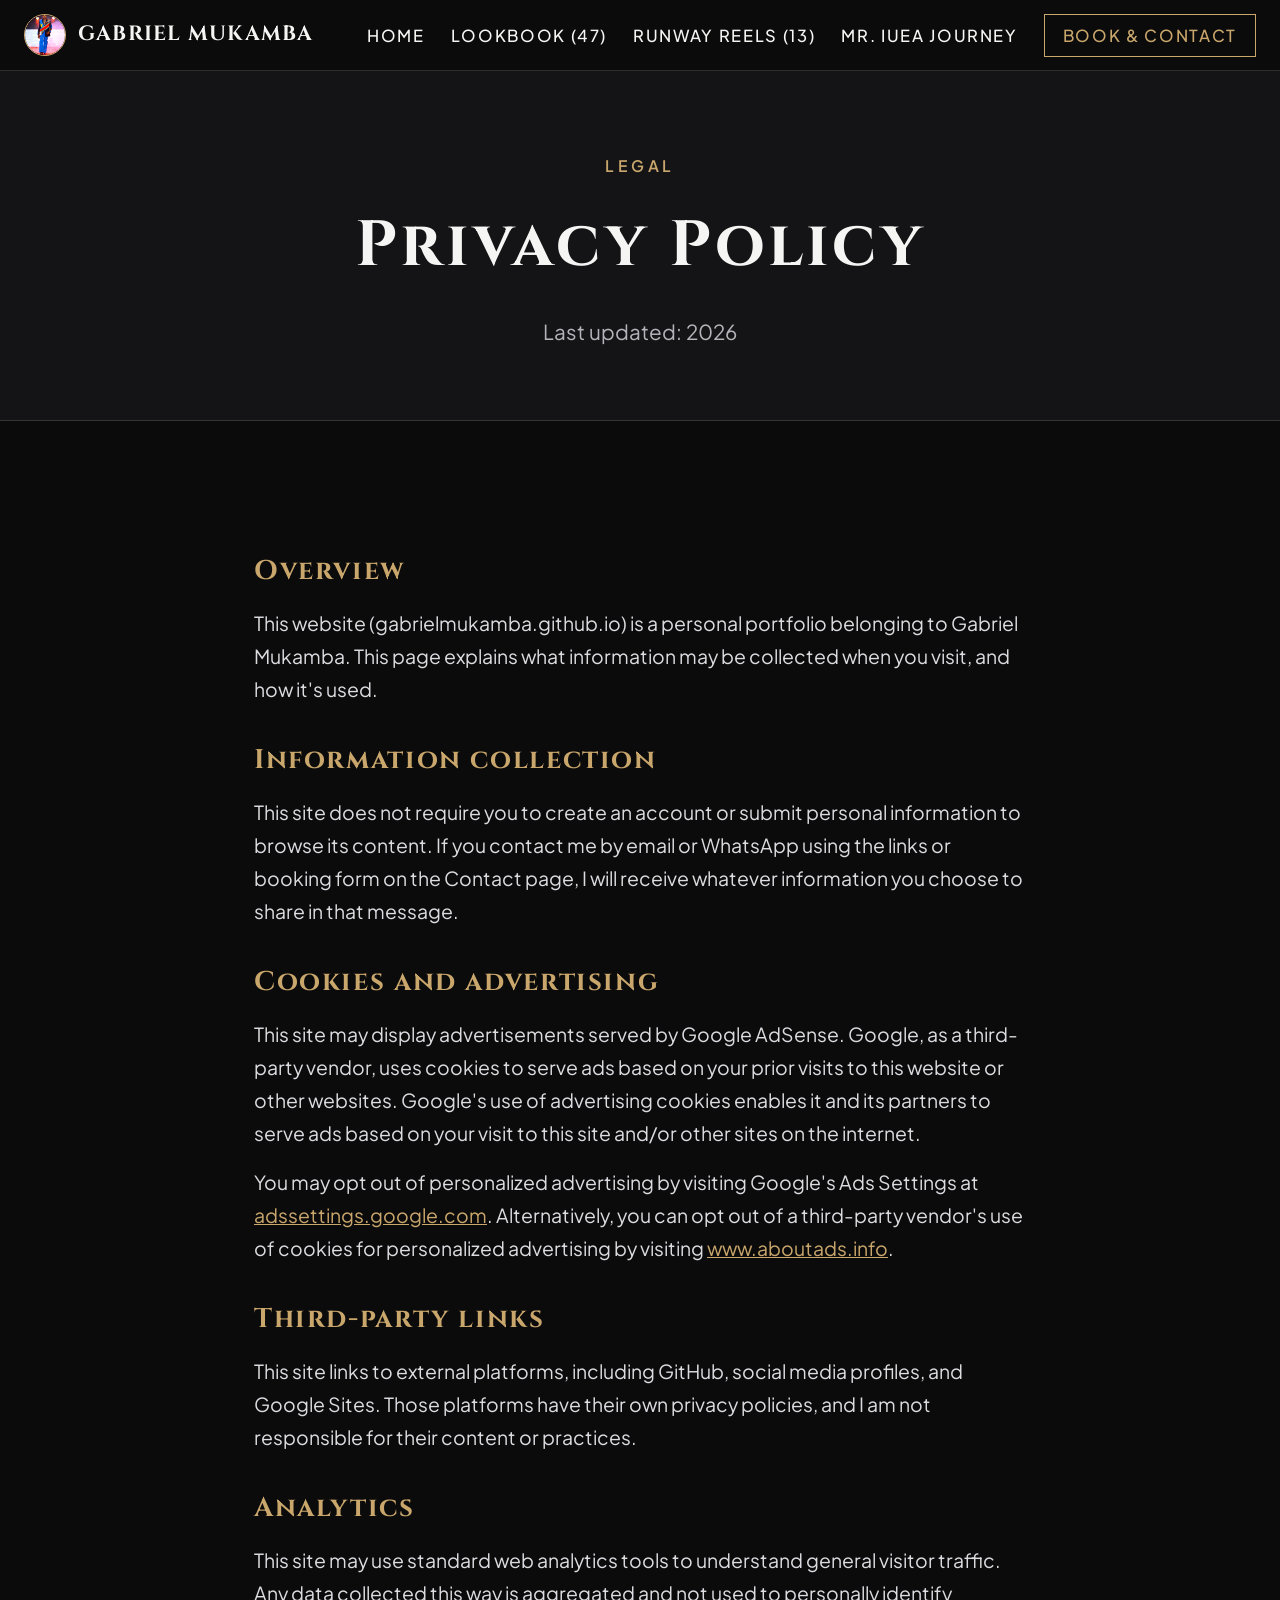
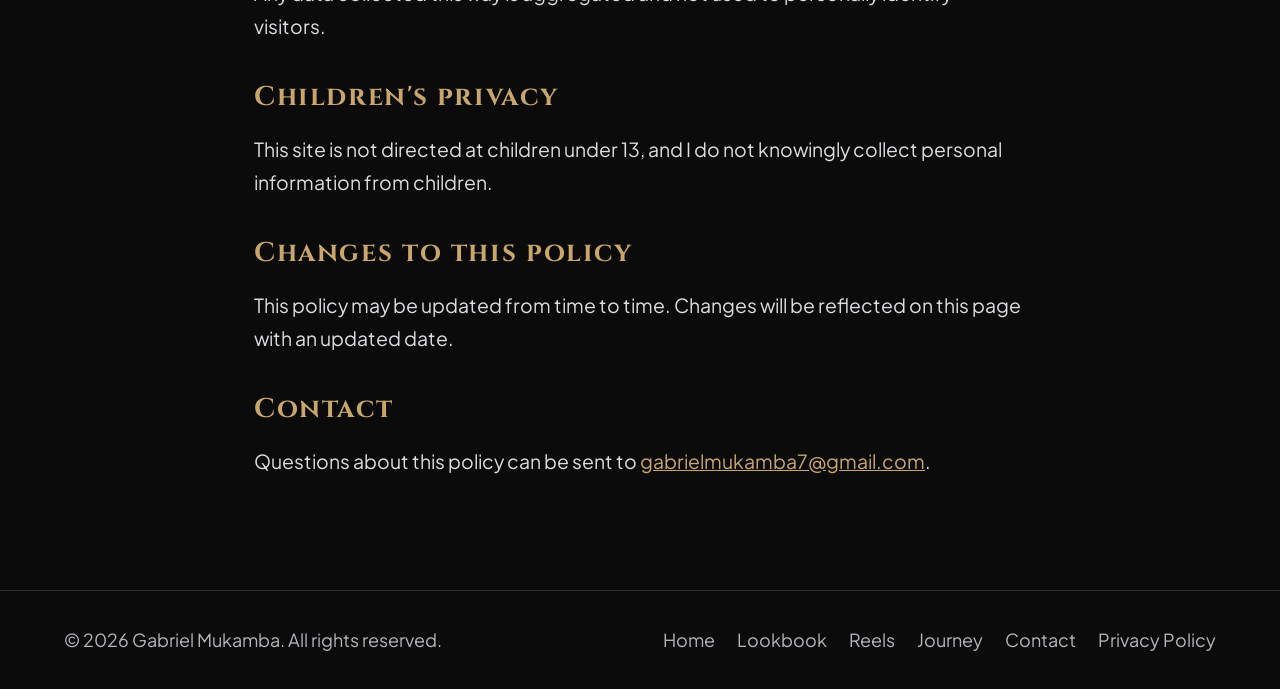
<file: privacy.html>
<!DOCTYPE html>
<html lang="en">
<head>
  <meta charset="UTF-8">
  <meta name="viewport" content="width=device-width, initial-scale=1.0">
  <title>Privacy Policy | Gabriel Mukamba</title>
  <meta name="description" content="Privacy policy for Gabriel Mukamba's portfolio website, including information on cookies and advertising.">
  <link rel="icon" type="image/png" href="images/logo.png">
  <meta property="og:type" content="website">
  <meta property="og:site_name" content="Gabriel Mukamba">
  <meta property="og:title" content="Privacy Policy | Gabriel Mukamba">
  <meta property="og:description" content="Privacy policy for Gabriel Mukamba's portfolio website, including information on cookies and advertising.">
  <meta property="og:image" content="https://gabrielmukamba.github.io/gabriel-model-portfolio/images/share.jpg">
  <meta property="og:image:width" content="1200">
  <meta property="og:image:height" content="630">
  <meta name="twitter:card" content="summary_large_image">
  <meta name="twitter:title" content="Privacy Policy | Gabriel Mukamba">
  <meta name="twitter:description" content="Privacy policy for Gabriel Mukamba's portfolio website, including information on cookies and advertising.">
  <meta name="twitter:image" content="https://gabrielmukamba.github.io/gabriel-model-portfolio/images/share.jpg">
  <link rel="stylesheet" href="style.css">
  <link rel="preconnect" href="https://fonts.googleapis.com">
  <link rel="preconnect" href="https://fonts.gstatic.com" crossorigin>
  <link href="https://fonts.googleapis.com/css2?family=Cinzel:wght@500;700&family=Plus+Jakarta+Sans:wght@300;400;500;600;700&display=swap" rel="stylesheet">
</head>
<body>
  <header class="site-header">
    <nav class="navbar">
      <a class="brand" href="index.html">
        <img src="images/logo.png" alt="GM Logo" class="brand-logo" onerror="this.style.display='none'">
        <span>GABRIEL MUKAMBA</span>
      </a>
      <button class="menu-toggle" id="menuToggle" aria-label="Toggle Menu">&#9776;</button>
      <ul class="links" id="navLinks">
        <li><a href="index.html">Home</a></li>
        <li><a href="lookbook.html">Lookbook (24)</a></li>
        <li><a href="reels.html">Runway Reels (6)</a></li>
        <li><a href="journey.html">Mr. IUEA Journey</a></li>
        <li><a href="contact.html" class="nav-cta">Book &amp; Contact</a></li>
      </ul>
    </nav>
  </header>

  <section class="page-banner">
    <div class="wrap">
      <span class="kicker">Legal</span>
      <h1>Privacy Policy</h1>
      <p class="lead">Last updated: 2026</p>
    </div>
  </section>

  <section class="section-dark">
    <div class="wrap policy-content">
      <h2>Overview</h2>
      <p>This website (gabrielmukamba.github.io) is a personal portfolio belonging to Gabriel Mukamba. This page explains what information may be collected when you visit, and how it's used.</p>

      <h2>Information collection</h2>
      <p>This site does not require you to create an account or submit personal information to browse its content. If you contact me by email or WhatsApp using the links or booking form on the Contact page, I will receive whatever information you choose to share in that message.</p>

      <h2>Cookies and advertising</h2>
      <p>This site may display advertisements served by Google AdSense. Google, as a third-party vendor, uses cookies to serve ads based on your prior visits to this website or other websites. Google's use of advertising cookies enables it and its partners to serve ads based on your visit to this site and/or other sites on the internet.</p>
      <p>You may opt out of personalized advertising by visiting Google's Ads Settings at <a href="https://adssettings.google.com" target="_blank" rel="noopener">adssettings.google.com</a>. Alternatively, you can opt out of a third-party vendor's use of cookies for personalized advertising by visiting <a href="https://www.aboutads.info" target="_blank" rel="noopener">www.aboutads.info</a>.</p>

      <h2>Third-party links</h2>
      <p>This site links to external platforms, including GitHub, social media profiles, and Google Sites. Those platforms have their own privacy policies, and I am not responsible for their content or practices.</p>

      <h2>Analytics</h2>
      <p>This site may use standard web analytics tools to understand general visitor traffic. Any data collected this way is aggregated and not used to personally identify visitors.</p>

      <h2>Children's privacy</h2>
      <p>This site is not directed at children under 13, and I do not knowingly collect personal information from children.</p>

      <h2>Changes to this policy</h2>
      <p>This policy may be updated from time to time. Changes will be reflected on this page with an updated date.</p>

      <h2>Contact</h2>
      <p>Questions about this policy can be sent to <a href="mailto:gabrielmukamba7@gmail.com">gabrielmukamba7@gmail.com</a>.</p>
    </div>
  </section>

  <footer class="site-footer">
    <div class="wrap footer-flex">
      <span>&copy; 2026 Gabriel Mukamba. All rights reserved.</span>
      <div class="footer-links">
        <a href="index.html">Home</a>
        <a href="lookbook.html">Lookbook</a>
        <a href="reels.html">Reels</a>
        <a href="journey.html">Journey</a>
        <a href="contact.html">Contact</a>
        <a href="privacy.html">Privacy Policy</a>
      </div>
    </div>
  </footer>

  <script src="script.js"></script>
</body>
</html>
</file>
<file: style.css>
:root {
  --bg-dark: #0b0b0c;
  --bg-card: #141417;
  --bg-light: #f6f4f0;
  --text-light: #f5f5f3;
  --text-muted: #b4b4ba;
  --text-dark: #141416;
  --gold: #c9a66b;
  --gold-hover: #dfc088;
  --border-dark: rgba(255, 255, 255, 0.14);
}
* { margin: 0; padding: 0; box-sizing: border-box; }
html { scroll-behavior: smooth; font-size: 18px; }
body { font-family: 'Plus Jakarta Sans', Arial, sans-serif; background: var(--bg-dark); color: var(--text-light); line-height: 1.7; font-size: 1rem; -webkit-text-size-adjust: 100%; }
img, video { max-width: 100%; }
.wrap { max-width: 1200px; margin: 0 auto; padding: 0 24px; }
h1, h2, h3, h4, .brand { font-family: 'Cinzel', Georgia, serif; letter-spacing: 0.06em; }
.kicker { display: inline-block; font-size: 0.88rem; letter-spacing: 0.22em; text-transform: uppercase; color: var(--gold); margin-bottom: 12px; font-weight: 600; }

/* Header */
.site-header { position: fixed; top: 0; width: 100%; z-index: 1000; background: rgba(11,11,12,0.94); backdrop-filter: blur(12px); border-bottom: 1px solid var(--border-dark); }
.navbar { max-width: 1280px; margin: 0 auto; padding: 14px 24px; display: flex; align-items: center; justify-content: space-between; }
.brand { display: flex; align-items: center; gap: 12px; color: var(--text-light); text-decoration: none; font-size: 1.15rem; font-weight: 700; }
.brand-logo { height: 42px; width: 42px; border-radius: 50%; object-fit: cover; border: 1px solid var(--gold); }
.links { list-style: none; display: flex; align-items: center; gap: 26px; }
.links a { color: var(--text-light); text-decoration: none; font-size: 0.92rem; font-weight: 500; text-transform: uppercase; letter-spacing: 0.1em; transition: color 0.3s; }
.links a:hover, .links a.active { color: var(--gold); }
.nav-cta { border: 1px solid var(--gold); padding: 10px 18px; color: var(--gold) !important; }
.nav-cta:hover { background: var(--gold); color: var(--bg-dark) !important; }

/* Hero */
.hero { position: relative; height: 100vh; min-height: 680px; display: flex; align-items: center; justify-content: center; text-align: center; overflow: hidden; }
.hero-bg { position: absolute; inset: 0; width: 100%; height: 100%; object-fit: cover; object-position: center top; z-index: 1; }
.hero-overlay { position: absolute; inset: 0; background: linear-gradient(to bottom, rgba(11,11,12,0.45), rgba(11,11,12,0.88)); z-index: 2; }
.hero-content { position: relative; z-index: 3; max-width: 900px; padding: 0 20px; }
.hero-content h1 { font-size: clamp(2.8rem, 7vw, 5.2rem); line-height: 1.1; margin-bottom: 18px; }
.hero-subtitle { font-size: 1.15rem; color: #e6e6ea; letter-spacing: 0.12em; text-transform: uppercase; margin-bottom: 34px; }
.hero-actions { display: flex; gap: 16px; justify-content: center; flex-wrap: wrap; }

/* Banners & buttons */
.page-banner { padding: 150px 0 70px; background: var(--bg-card); border-bottom: 1px solid var(--border-dark); text-align: center; }
.page-banner.has-bg { background-size: cover; background-position: center 25%; padding: 180px 0 110px; }
.page-banner.has-bg h1, .page-banner.has-bg .lead { text-shadow: 0 2px 14px rgba(0,0,0,0.7); }
.page-banner.has-bg .lead { color: #e6e6ea; }
.page-banner h1 { font-size: clamp(2.3rem, 5vw, 3.6rem); margin-bottom: 14px; }
.page-banner .lead, .lead { color: var(--text-muted); font-size: 1.15rem; max-width: 720px; margin: 0 auto; }
.btn { display: inline-block; padding: 16px 30px; font-size: 0.92rem; font-weight: 600; text-transform: uppercase; letter-spacing: 0.12em; text-decoration: none; cursor: pointer; transition: all 0.3s; border: 1px solid transparent; font-family: inherit; }
.btn-gold { background: var(--gold); color: var(--bg-dark); }
.btn-gold:hover { background: var(--gold-hover); }
.btn-dark { background: var(--bg-dark); color: var(--gold); border-color: var(--bg-dark); }
.btn-dark:hover { background: var(--gold); color: var(--bg-dark); }
.btn-outline { border-color: var(--text-light); color: var(--text-light); background: transparent; }
.btn-outline:hover { background: var(--text-light); color: var(--bg-dark); }

/* Sections */
.section-dark { padding: 96px 0; background: var(--bg-dark); }
.section-light { padding: 96px 0; background: var(--bg-light); color: var(--text-dark); }
.section-light .lead { color: #52525b; }
.section-header { text-align: center; max-width: 720px; margin: 0 auto 52px; }
.section-header h2 { font-size: clamp(2rem, 4.2vw, 2.9rem); margin-bottom: 14px; }

/* Comp card */
.unit-switch { display: inline-flex; gap: 10px; margin-top: 18px; }
.unit-btn { padding: 10px 18px; background: transparent; color: var(--text-light); border: 1px solid var(--border-dark); font-size: 0.9rem; cursor: pointer; font-family: inherit; transition: all 0.3s; }
.unit-btn.active, .unit-btn:hover { background: var(--gold); border-color: var(--gold); color: var(--bg-dark); }
.comp-grid { display: grid; grid-template-columns: 0.9fr 1.1fr; gap: 48px; align-items: center; }
.comp-photo { position: relative; cursor: pointer; }
.photo-carousel { display: flex; overflow-x: auto; scroll-snap-type: x mandatory; -webkit-overflow-scrolling: touch; scrollbar-width: none; border: 3px solid var(--gold); border-radius: 22px; background: #000; }
.photo-carousel::-webkit-scrollbar { display: none; }
.slide { flex: 0 0 100%; scroll-snap-align: center; cursor: pointer; }
.slide img { width: 100%; height: 560px; object-fit: cover; display: block; }
.carousel-dots { display: flex; justify-content: center; gap: 10px; margin-top: 14px; }
.dot { width: 12px; height: 12px; border-radius: 50%; border: 1px solid var(--gold); background: transparent; cursor: pointer; padding: 0; }
.dot.active { background: var(--gold); }
.photo-tag { display: block; text-align: center; margin-top: 10px; font-size: 0.85rem; letter-spacing: 0.14em; color: var(--text-muted); }
.stats-table { display: grid; grid-template-columns: 1fr 1fr; gap: 22px; margin-bottom: 34px; }
.stat-box { border-bottom: 1px solid var(--border-dark); padding-bottom: 12px; }
.stat-label { display: block; font-size: 0.85rem; text-transform: uppercase; letter-spacing: 0.14em; color: var(--gold); margin-bottom: 4px; }
.stat-val { font-size: 1.25rem; font-weight: 500; }
.comp-actions { display: flex; gap: 14px; flex-wrap: wrap; }

/* Explore cards */
.explore-grid { display: grid; grid-template-columns: repeat(3, 1fr); gap: 26px; }
.explore-card { background: var(--bg-card); border: 1px solid var(--border-dark); padding: 36px; text-decoration: none; color: var(--text-light); transition: border-color 0.3s, transform 0.3s; display: block; }
.explore-card:hover { border-color: var(--gold); transform: translateY(-4px); }
.explore-card h3 { margin: 8px 0 14px; font-size: 1.5rem; }
.explore-card p { color: var(--text-muted); font-size: 1.02rem; margin-bottom: 20px; }
.explore-card .arrow { color: var(--gold); font-weight: 600; font-size: 1rem; }

/* Lookbook */
.filter-bar { display: flex; flex-wrap: wrap; gap: 12px; margin-bottom: 36px; justify-content: center; }
.filter-btn { padding: 12px 22px; background: transparent; color: var(--text-dark); border: 1px solid #c8c4bb; font-size: 0.95rem; font-weight: 500; cursor: pointer; font-family: inherit; transition: all 0.3s; }
.filter-btn.active, .filter-btn:hover { background: var(--bg-dark); color: var(--gold); border-color: var(--bg-dark); }
.media-grid { display: grid; grid-template-columns: repeat(auto-fill, minmax(300px, 1fr)); gap: 24px; }
.media-card { position: relative; height: 430px; overflow: hidden; background: #18181b; cursor: pointer; }
.media-card img, .media-card video { width: 100%; height: 100%; object-fit: cover; transition: transform 0.5s ease; display: block; }
.media-card:hover img { transform: scale(1.05); }
.media-overlay { position: absolute; inset: auto 0 0 0; padding: 22px; background: linear-gradient(to top, rgba(0,0,0,0.9), transparent); color: #fff; }
.media-overlay span { font-size: 0.82rem; letter-spacing: 0.16em; color: var(--gold); font-weight: 600; }
.media-overlay h4 { font-size: 1.15rem; margin-top: 4px; }
.play-badge { position: absolute; top: 14px; left: 14px; background: var(--gold); color: var(--bg-dark); font-size: 0.8rem; font-weight: 700; padding: 6px 12px; letter-spacing: 0.1em; }

/* Videos: show the WHOLE video, never crop */
.featured-videos-grid { display: grid; grid-template-columns: 1fr 1fr; gap: 32px; }
.video-feature-card { background: #fff; border: 1px solid #e4e4e7; overflow: hidden; }
.video-feature-card video { width: 100%; aspect-ratio: 16 / 9; max-height: 520px; object-fit: contain; background: #000; display: block; }
.video-info { padding: 28px; }
.video-info .badge { font-size: 0.85rem; letter-spacing: 0.14em; color: #8a6d3b; font-weight: 600; }
.video-info h3 { margin: 10px 0; font-size: 1.45rem; }
.video-info p { color: #52525b; font-size: 1.05rem; }
.center-cta { text-align: center; margin-top: 46px; }

.reels-showcase-list { display: flex; flex-direction: column; gap: 40px; }
.reel-row { display: grid; grid-template-columns: 1.25fr 0.75fr; gap: 40px; align-items: center; background: var(--bg-card); border: 1px solid var(--border-dark); padding: 28px; }
.reel-row video { width: 100%; aspect-ratio: 16 / 9; max-height: 560px; object-fit: contain; background: #000; display: block; }
.reel-text h3 { font-size: 1.65rem; margin: 10px 0 14px; }
.reel-text p { color: var(--text-muted); font-size: 1.08rem; }

/* Journey & projects */
.journey-grid { display: grid; grid-template-columns: 1.15fr 0.85fr; gap: 52px; align-items: center; }
.journey-content h2 { font-size: 2.3rem; margin-bottom: 20px; }
.journey-content h3 { color: var(--gold); margin: 28px 0 12px; font-size: 1.4rem; }
.journey-content p { color: #dcdce0; margin-bottom: 18px; font-size: 1.1rem; }
.journey-visual img { width: 100%; height: 560px; object-fit: cover; border: 1px solid var(--border-dark); display: block; }
.journey-caption { background: var(--bg-card); border: 1px solid var(--border-dark); padding: 18px 22px; margin-top: -34px; margin-left: 20px; position: relative; }
.journey-caption strong { display: block; color: var(--gold); font-family: 'Cinzel', serif; font-size: 1.1rem; }
.journey-caption span { font-size: 0.98rem; }
.projects-grid { display: grid; grid-template-columns: 1fr 1fr; gap: 32px; }
.project-card { background: #fff; padding: 40px; border: 1px solid #e4e4e7; display: flex; flex-direction: column; }
.project-card.featured { border-top: 4px solid var(--gold); }
.project-card .badge { font-size: 0.85rem; letter-spacing: 0.14em; color: #8a6d3b; font-weight: 600; }
.project-card h3 { margin: 12px 0 14px; font-size: 1.6rem; }
.project-card p { color: #52525b; margin-bottom: 24px; font-size: 1.08rem; flex: 1; }
.project-link { align-self: flex-start; color: var(--text-dark); font-weight: 700; font-size: 1.05rem; text-decoration: none; border-bottom: 2px solid var(--gold); padding-bottom: 4px; transition: color 0.3s; }
.project-link:hover { color: #8a6d3b; }

/* Contact */
.contact-layout { display: grid; grid-template-columns: 1fr 1fr; gap: 42px; align-items: start; }
.booking-form, .official-links-box { background: var(--bg-card); border: 1px solid var(--border-dark); padding: 40px; }
.booking-form h2, .official-links-box h2 { color: var(--gold); font-size: 1.55rem; margin-bottom: 20px; }
.official-links-box h2:not(:first-child) { margin-top: 36px; }
.booking-form input, .booking-form select, .booking-form textarea { width: 100%; padding: 16px; margin-bottom: 18px; background: var(--bg-dark); border: 1px solid var(--border-dark); color: var(--text-light); font-family: inherit; font-size: 1.05rem; border-radius: 0; }
.booking-form textarea { min-height: 150px; resize: vertical; }
.booking-form input:focus, .booking-form select:focus, .booking-form textarea:focus { outline: none; border-color: var(--gold); }
.form-btns { display: flex; gap: 14px; flex-wrap: wrap; }
.contact-methods .row { display: flex; justify-content: space-between; gap: 16px; padding: 16px 0; border-bottom: 1px solid var(--border-dark); font-size: 1.1rem; flex-wrap: wrap; }
.contact-methods .label { color: var(--text-muted); text-transform: uppercase; font-size: 0.9rem; letter-spacing: 0.12em; }
.contact-methods a { color: var(--text-light); text-decoration: none; }
.contact-methods a:hover { color: var(--gold); }
.profile-note { color: var(--text-muted); font-size: 1.02rem; margin-bottom: 20px; }
.social-container { display: flex; flex-wrap: wrap; gap: 14px; }
.social-container a { width: 58px; height: 58px; border-radius: 50%; display: inline-flex; align-items: center; justify-content: center; background: #111b2b; border: 2px solid var(--gold); transition: all 0.3s ease; }
.social-container svg { width: 26px; height: 26px; fill: #fff; transition: fill 0.3s; }
.social-container a:hover { background: var(--gold); transform: translateY(-3px); }
.social-container a:hover svg { fill: var(--bg-dark); }
.policy-content { max-width: 820px; }
.policy-content h2 { color: var(--gold); font-size: 1.5rem; margin: 32px 0 12px; }
.policy-content p { color: #dcdce0; margin-bottom: 16px; font-size: 1.08rem; }
.policy-content a { color: var(--gold); }

/* Lightbox & footer */
.lightbox { position: fixed; inset: 0; background: rgba(0,0,0,0.95); display: none; flex-direction: column; align-items: center; justify-content: center; z-index: 2000; padding: 24px; }
.lightbox.open { display: flex; }
.lightbox-close { position: absolute; top: 18px; right: 26px; background: none; border: none; color: #fff; font-size: 2.8rem; cursor: pointer; line-height: 1; }
.lightbox-body img, .lightbox-body video { max-width: 92vw; max-height: 78vh; border: 1px solid var(--gold); object-fit: contain; }
.lightbox-caption { margin-top: 16px; color: var(--gold); font-size: 1.1rem; }
.site-footer { border-top: 1px solid var(--border-dark); padding: 34px 0; font-size: 1rem; color: var(--text-muted); }
.footer-flex { display: flex; justify-content: space-between; align-items: center; flex-wrap: wrap; gap: 16px; }
.footer-links { display: flex; gap: 22px; flex-wrap: wrap; }
.footer-links a { color: var(--text-muted); text-decoration: none; }
.footer-links a:hover { color: var(--gold); }

/* Responsive */
.menu-toggle { display: none; background: none; border: none; color: var(--text-light); font-size: 1.9rem; cursor: pointer; }
@media (max-width: 1000px) {
  .menu-toggle { display: block; }
  .links { display: none; position: absolute; top: 70px; left: 0; width: 100%; background: var(--bg-dark); flex-direction: column; align-items: flex-start; padding: 24px; gap: 20px; border-bottom: 1px solid var(--border-dark); }
  .links.open { display: flex; }
  .links a { font-size: 1.05rem; }
  .comp-grid, .featured-videos-grid, .explore-grid, .reel-row, .journey-grid, .projects-grid, .contact-layout { grid-template-columns: 1fr; }
  .slide img, .journey-visual img { height: 460px; }
}
@media (max-width: 560px) {
  html { font-size: 17px; }
  .booking-form, .official-links-box, .project-card { padding: 26px; }
  .stats-table { grid-template-columns: 1fr; }
  .brand span { font-size: 0.95rem; }
}
</file>
